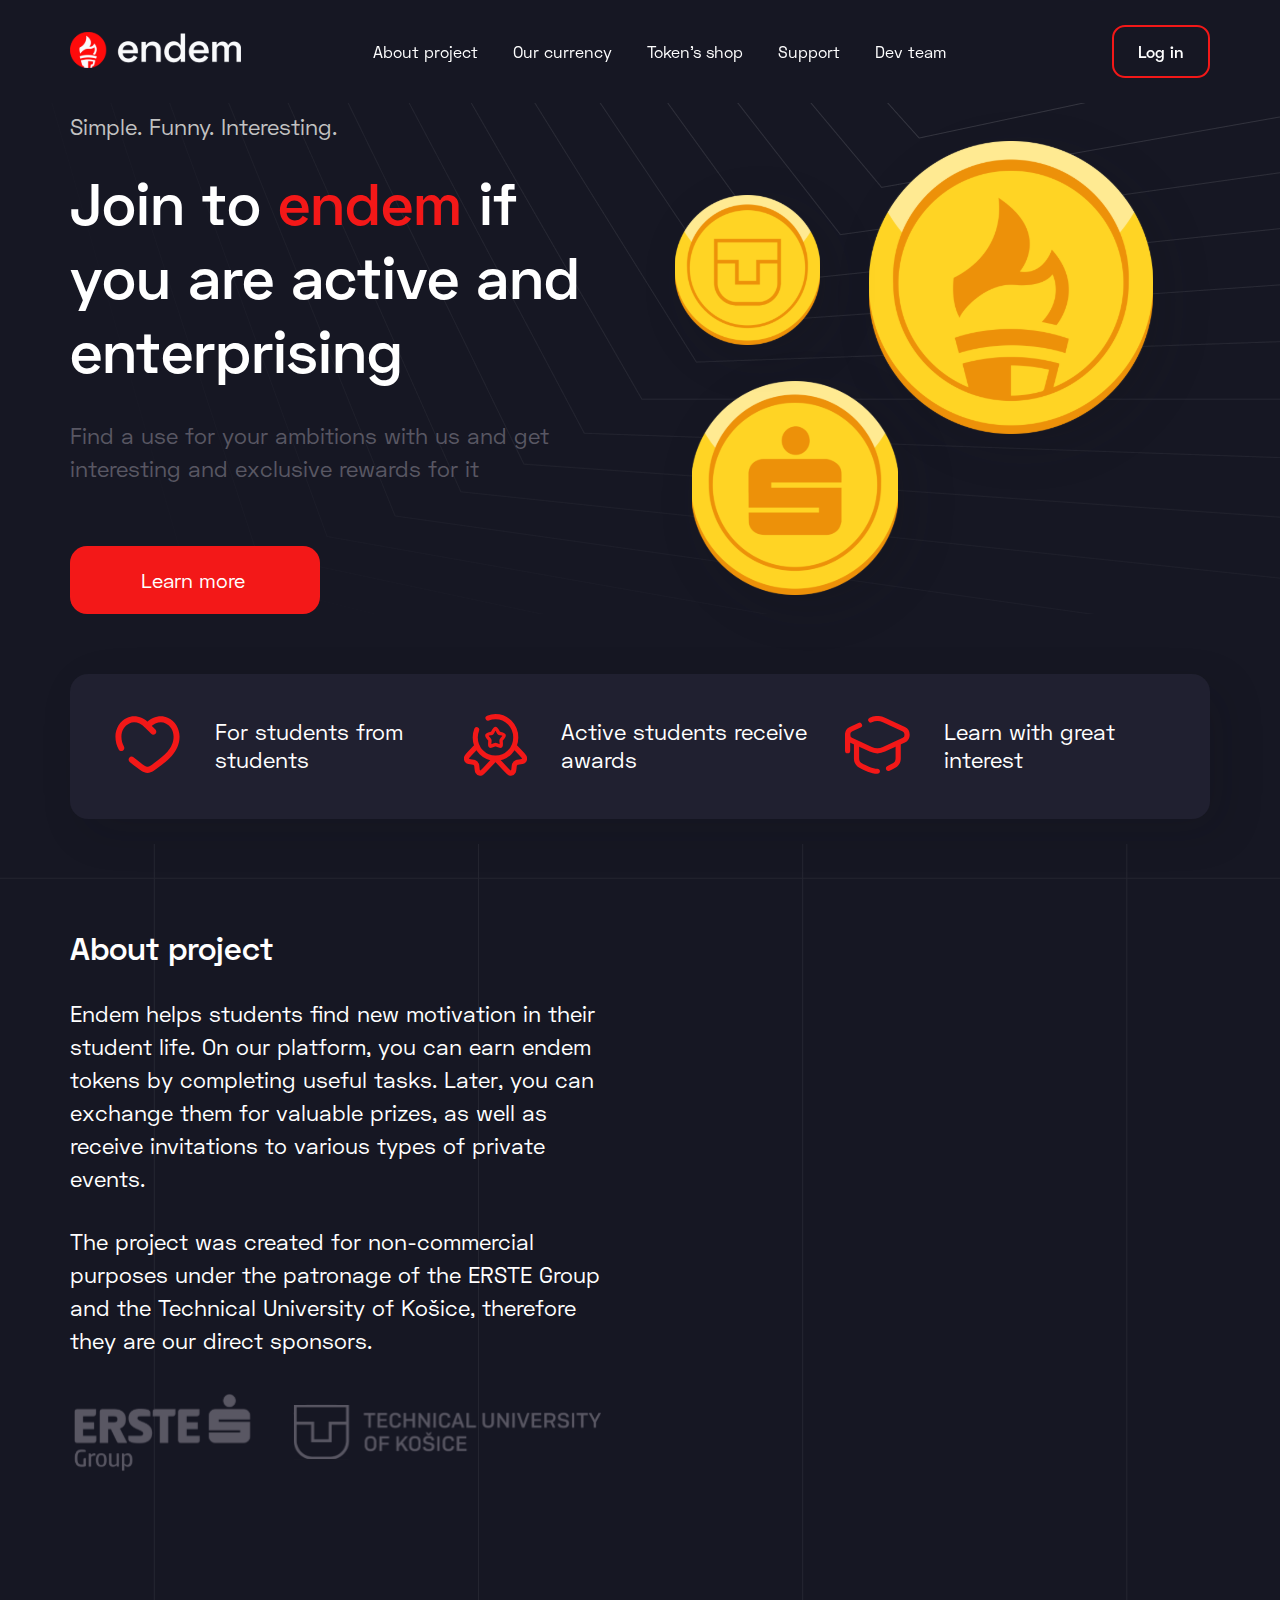
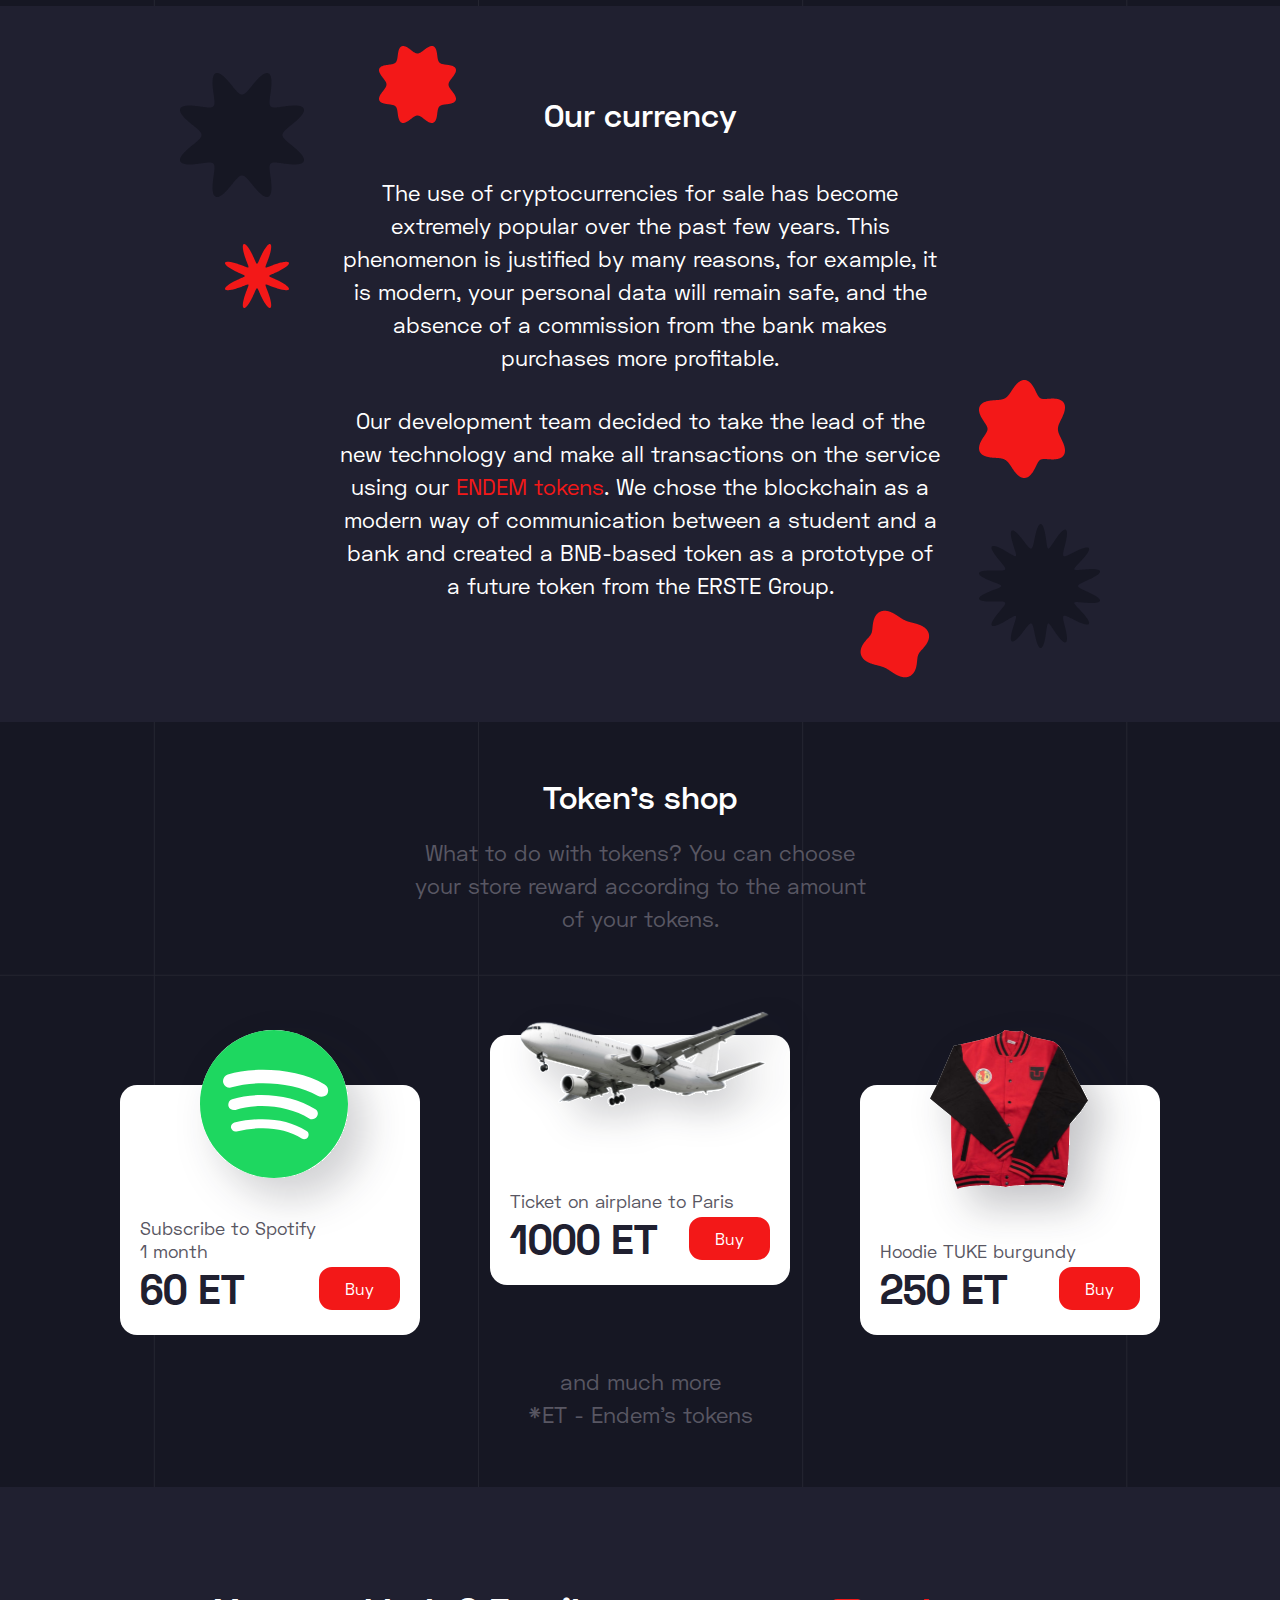
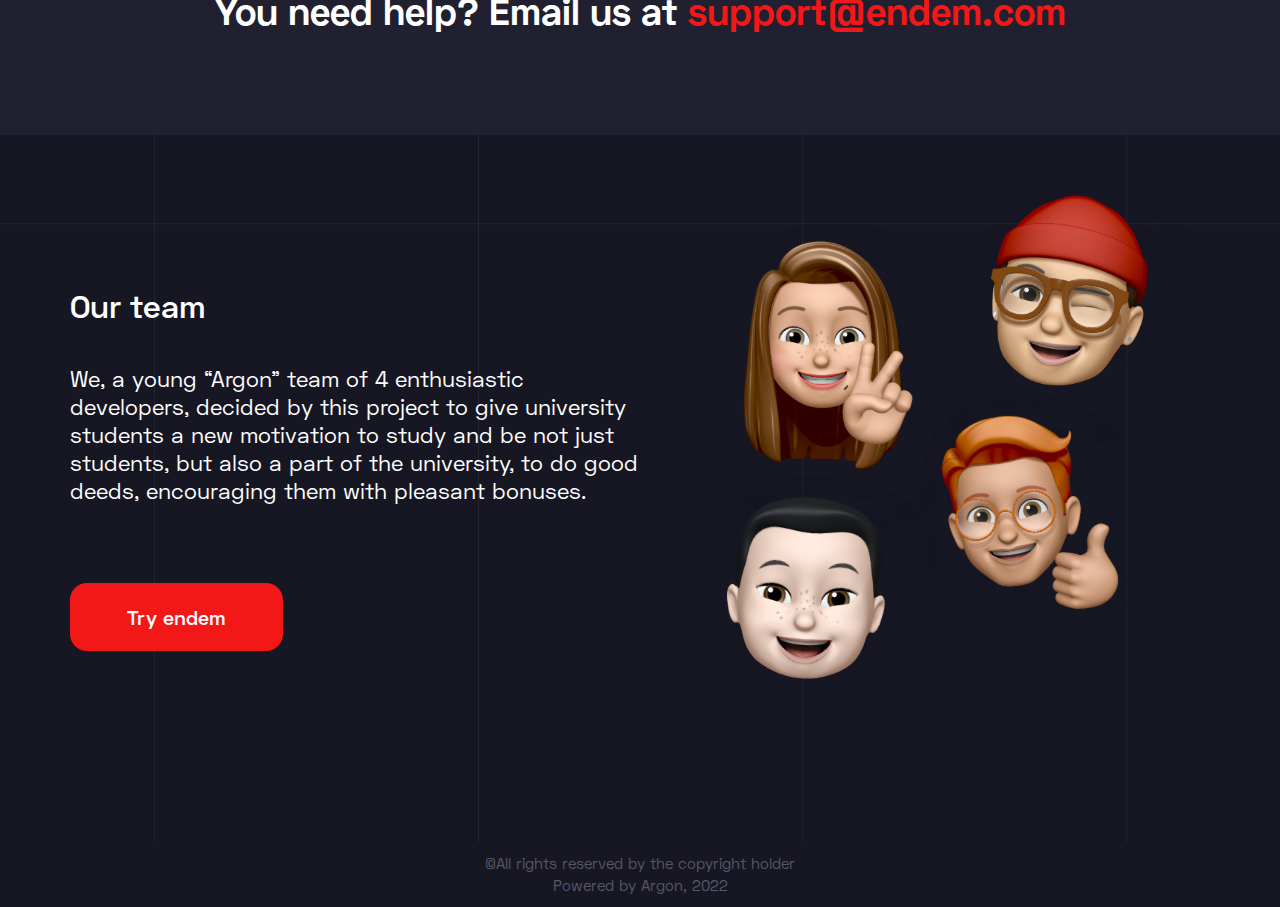
<file: index.html>
<!DOCTYPE html>
<html lang="en">
    <head>
        <meta charset="UTF-8">
        <meta http-equiv="X-UA-Compatible" content="IE=edge">
        <meta name="viewport" content="width=device-width, initial-scale=1.0">
        <link rel="shortcut icon" href="img/endemРесурс 6.svg"/>
        <link rel="stylesheet" href="css/style.css">
        <link rel="stylesheet" href="https://cdnjs.cloudflare.com/ajax/libs/animate.css/4.1.1/animate.min.css"/>
        <link rel="stylesheet" href="https://unpkg.com/aos@next/dist/aos.css" />
        <title>Endem</title>
    </head>
    <body>
        <div class="wrapper">
            <header class="header background">
                <nav class="navigation">
                    <div class="container">
                        <div class="logo"><a href="index.html"><img src="img/logo.svg" alt=""></div></a>
                        <div class="menu">
                            <div class="menu__item"><a href="#about" class="menu__link">About project</a></div>
                            <div class="menu__item"><a href="#currency" class="menu__link">Our currency</a></div>
                            <div class="menu__item"><a href="#shop" class="menu__link">Token’s shop</a></div>
                            <div class="menu__item"><a href="#support" class="menu__link">Support</a></div>
                            <div class="menu__item"><a href="#team" class="menu__link">Dev team</a></div>
                        </div>
                        <a class="button" href="car.html">Log in</a>
                    </div>
                </nav>
                <div class="header__content">
                    <div class="container">
                        <div class="header__subtitle">Simple. Funny. Interesting.</div>
                        <div class="header__title">Join to <span class="red">endem</span> if 
                            you are active and enterprising</div>
                        <div class="header__subtitle header__subtitle-gray">Find a use for your ambitions with us and get interesting and exclusive rewards for it</div>
                        <div class="header__button">Learn more</div>
                        <div class="header__token animate__animated animate__fadeInUp">
                            <img src="img/coins.svg" alt="" >
                        </div>
                    </div>
                </div>
            </header>
            <main class="background">
                <section class="facts">
                    <div class="container">
                        <div class="fact" >
                            <div class="fact__icon"><img src="img/heart.svg" alt=""></div>
                            <div class="fact__name">For students from students</div>
                        </div>
                        <div class="fact">
                            <div class="fact__icon"><img src="img/fact_1.svg" alt=""></div>
                            <div class="fact__name">Active students receive awards</div>
                        </div>
                        <div class="fact">
                            <div class="fact__icon"><img src="img/fact_2.svg" alt=""></div>
                            <div class="fact__name">Learn with great interest</div>
                        </div>
                    </div>
                </section>
                <section class="about" id="about">
                    <div class="container">
                       <div class="about__text">
                            <h3 class="about__title">About project</h3>
                            <p class="about__text">Endem helps students find new motivation in their student life. On our platform, you can earn endem tokens by completing useful tasks. Later, you can exchange them for valuable prizes, as well as receive invitations to various types of private events.</p>
                            <p class="about__text">The project was created for non-commercial purposes under the patronage of the ERSTE Group and the Technical University of Košice, therefore they are our direct sponsors.</p>
                            <div class="about__partners">
                                <img src="img/Erste.svg" alt="">
                                <img src="img/tuke.svg" alt="">
                            </div>
                       </div>
                       <div class="about__phone animate__animated animate__fadeInUp">
                            <img src="img/phone.svg" data-aos="fade-in" alt="">
                       </div>
                    </div>
                </section>
                <section class="currency" id="currency">
                    <div class="container">
                        <div class="currency__title">Our currency</div>
                        <div class="currency__text">The use of cryptocurrencies for sale has become extremely popular over the past few years. This phenomenon is justified by many reasons, for example, it is modern, your personal data will remain safe, and the absence of a commission from the bank makes purchases more profitable.</div>
                        <div class="currency__text">Our development team decided to take the lead of the new technology and make all transactions on the service using our <span class="red">ENDEM tokens</span>. We chose the blockchain as a modern way of communication between a student and a bank and created a BNB-based token as a prototype of a future token from the ERSTE Group.</div>
                    </div>
                </section>
                <section class="shop" id="shop">
                    <div class="container">
                        <div class="shop__title">Token’s shop</div>
                        <div class="shop__subtitle">What to do with tokens? You can choose your store reward according to the amount of your tokens.</div>
                        <div class="shop__items">
                            <div class="shop__item item">
                                <div class="item__img"><img src="img/spotify.svg" alt=""></div>
                                <div class="item__name">Subscribe to Spotify<br> 1 month</div>
                                <div class="togather">
                                    <div class="item__price">60 ET</div>
                                    <div class="item__button">Buy</div>
                                </div>
                            </div>
                            <div class="shop__item item">
                                <div class="item__img"><img src="img/plane-download-clip-art-clip-art-19 1.svg" alt=""></div>
                                <div class="item__name">Ticket on airplane to Paris</div>
                                <div class="togather">
                                    <div class="item__price">1000 ET</div>
                                    <div class="item__button">Buy</div>
                                </div>
                            </div>
                            <div class="shop__item item">
                                <div class="item__img"><img src="img/hoodie.svg" alt=""></div>
                                <div class="item__name">Hoodie TUKE burgundy</div>
                                <div class="togather">
                                    <div class="item__price">250 ET</div>
                                    <div class="item__button">Buy</div>
                                </div>
                            </div>
                        </div>
                        <div class="shop__subtext">and much more<br>*ET - Endem’s tokens</div>
                    </div>
                </section>
                <section class="banner" id="support">
                    <div class="container">
                        <h3>You need help? Email us at <span class="red">support@endem.com</span></h3>
                    </div>
                </section>
                <section class="team" id="team">
                    <div class="container">
                        <div class="team__content">
                            <div class="team__title">Our team</div>
                            <div class="team__text">We, a young “Argon” team of 4 enthusiastic developers, decided by this project to give university students a new motivation to study and be not just students, but also a part of the university, to do good deeds, encouraging them with pleasant bonuses.</div>
                            <a href="car.html" class="team__button">Try endem</a>
                        </div>
                        <div class="team__img"><img src="img/team.svg" alt=""></div>
                    </div>
                </section>
            </main>
            <footer class="footer">
                <div class="container">
                    <p>©All rights reserved by the copyright holder<br>
                        Powered by Argon, 2022</p>
                </div>
            </footer>
        </div>
        <script src="https://unpkg.com/aos@next/dist/aos.js"></script>
        <script>
          AOS.init();
        </script>
    </body>
</html>
</file>
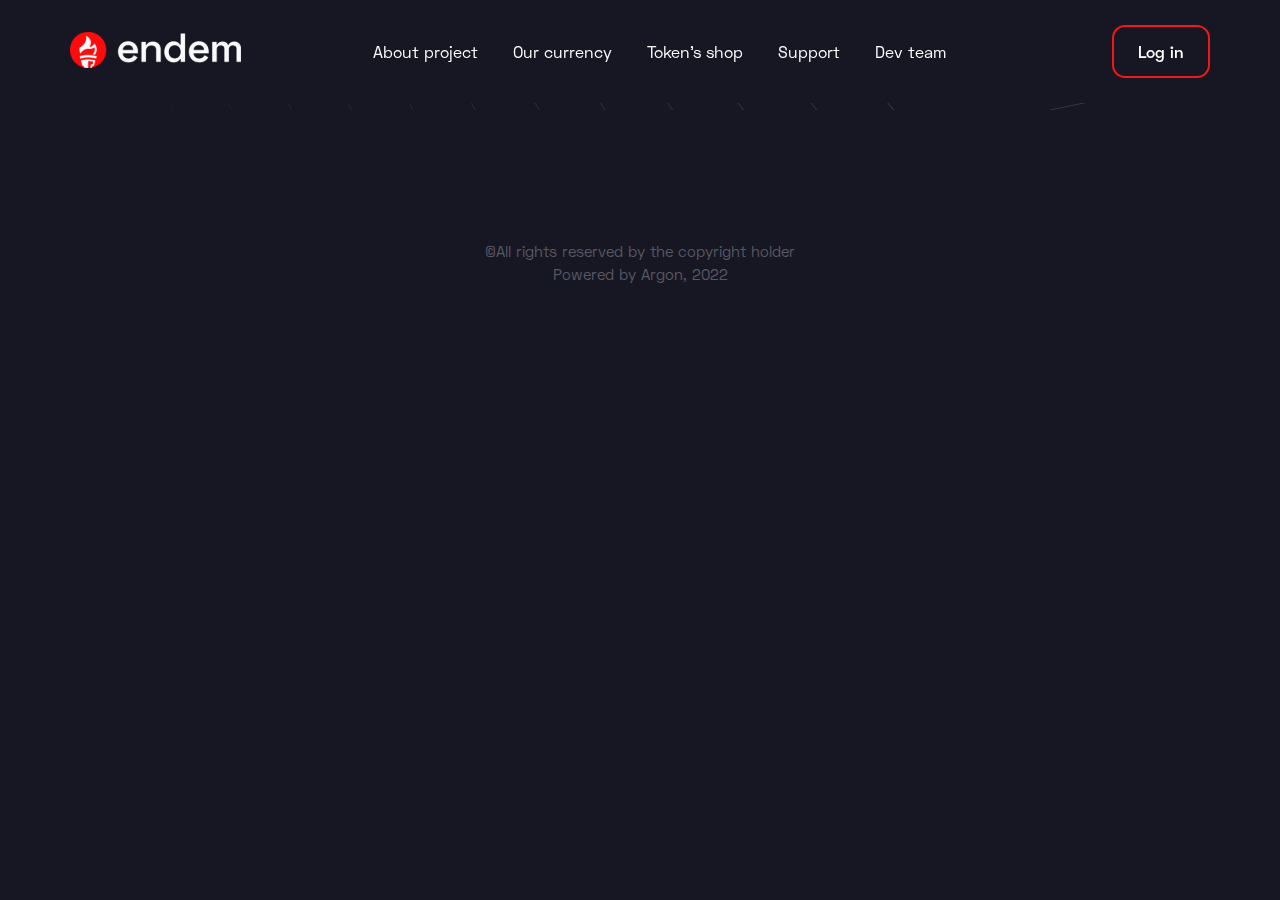
<file: acc.html>
<!DOCTYPE html>
<html lang="en">
    <head>
        <meta charset="UTF-8">
        <meta http-equiv="X-UA-Compatible" content="IE=edge">
        <meta name="viewport" content="width=device-width, initial-scale=1.0">
        <link rel="shortcut icon" href="img/endemРесурс 6.svg"/>
        <link rel="stylesheet" href="css/style.css">
        <link rel="stylesheet" href="https://cdnjs.cloudflare.com/ajax/libs/animate.css/4.1.1/animate.min.css"/>
        <link rel="stylesheet" href="https://unpkg.com/aos@next/dist/aos.css" />
        <title>Endem</title>
    </head>
    <body>
        <div class="wrapper">
            <header class="header background">
                <nav class="navigation">
                    <div class="container">
                        <div class="logo"><a href="index.html"><img src="img/logo.svg" alt=""></div></a>
                        <div class="menu">
                            <div class="menu__item"><a href="#about" class="menu__link">About project</a></div>
                            <div class="menu__item"><a href="#currency" class="menu__link">Our currency</a></div>
                            <div class="menu__item"><a href="#" class="menu__link">Token’s shop</a></div>
                            <div class="menu__item"><a href="#" class="menu__link">Support</a></div>
                            <div class="menu__item"><a href="#" class="menu__link">Dev team</a></div>
                        </div>
                        <a class="button" href="car.html">Log in</a>
                    </div>
                </nav>
            </header>
            <main>
                
            </main>
            <footer class="footer">
                <div class="container">
                    <p>©All rights reserved by the copyright holder<br>
                        Powered by Argon, 2022</p>
                </div>
            </footer>
        </div>
        <script src="https://unpkg.com/aos@next/dist/aos.js"></script>
        <script>
          AOS.init();
        </script>
    </body>
</html>
</file>
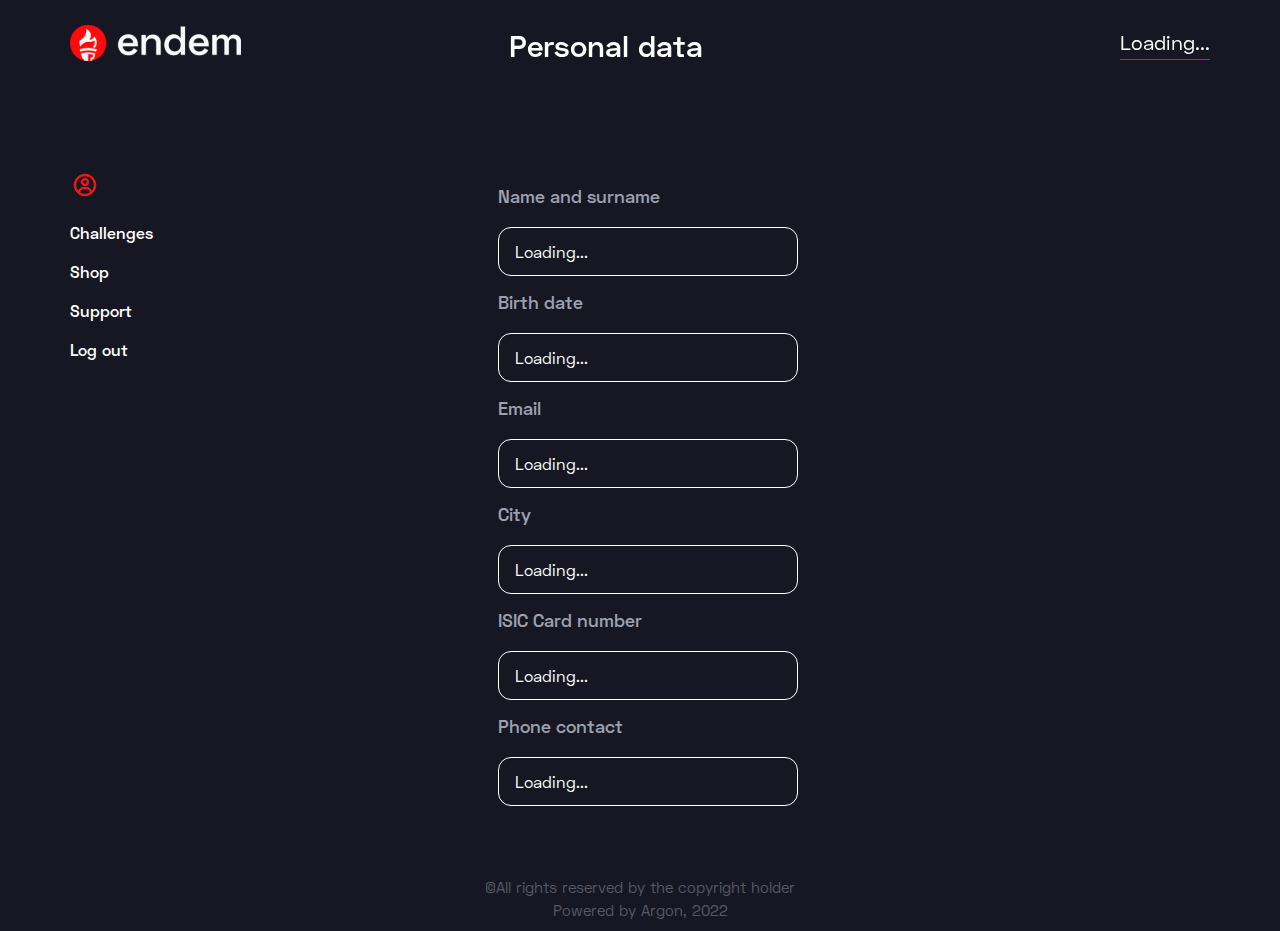
<file: adf.html>
<!DOCTYPE html>
<html lang="en">
    <head>
        <meta charset="UTF-8">
        <meta http-equiv="X-UA-Compatible" content="IE=edge">
        <meta name="viewport" content="width=device-width, initial-scale=1.0">
        <link rel="shortcut icon" href="img/endemРесурс 6.svg"/>
        <link rel="stylesheet" href="css/style.css">
        <link rel="stylesheet" href="https://cdnjs.cloudflare.com/ajax/libs/animate.css/4.1.1/animate.min.css"/>
        <link rel="stylesheet" href="https://unpkg.com/aos@next/dist/aos.css" />
        <title>Endem</title>
    </head>
    <body>
        <div class="wrapper">
            <header class="header">
                <nav class="navigation">
                    <div class="container">
                        <div class="logo"><a href="index.html"><img src="img/logo.svg" alt=""></div></a>
                        <div class="acc__title">Personal data</div>
                        <div class="acc__balance">Loading...</div>
                    </div>
                </nav>
            </header>
            <main>
                <section class="acc">
                    <div class="container">
                        <div class="acc__sidemenu">
                            <div class="acc__submenuitem"><a href=""><img src="img/Profile_red.svg" alt=""></a></div>
                            <div class="acc__submenuitem"><a href="challanges.html">Challenges</a></div>
                            <div class="acc__submenuitem"><a href="shop.html">Shop</a></div>
                            <div class="acc__submenuitem"><a href="support.html">Support</a></div>
                            <div class="acc__submenuitem"><a href="index.html">Log out</a></div>
                        </div>
                        <div class="acc__blocks">
                            <div class="acc__block">
                                <div class="acc__name">Name and surname</div>
                                <div class="acc__value">Loading...</div>
                            </div>
                            <div class="acc__block">
                                <div class="acc__name">Birth date</div>
                                <div class="acc__value">Loading...</div>
                            </div>
                            <div class="acc__block">
                                <div class="acc__name">Email</div>
                                <div class="acc__value">Loading...</div>
                            </div>
                            <div class="acc__block">
                                <div class="acc__name">City</div>
                                <div class="acc__value">Loading...</div>
                            </div>
                            <div class="acc__block">
                                <div class="acc__name">ISIC Card number</div>
                                <div class="acc__value">Loading...</div>
                            </div>
                            <div class="acc__block">
                                <div class="acc__name">Phone contact</div>
                                <div class="acc__value">Loading...</div>
                            </div>
                        </div>
                    </div>
                </section>
            </main>
            <footer class="footer">
                <div class="container">
                    <p>©All rights reserved by the copyright holder<br>
                        Powered by Argon, 2022</p>
                </div>
            </footer>
        </div>
        <script src="js/acc.js"></script>
    </body>
</html>
</file>
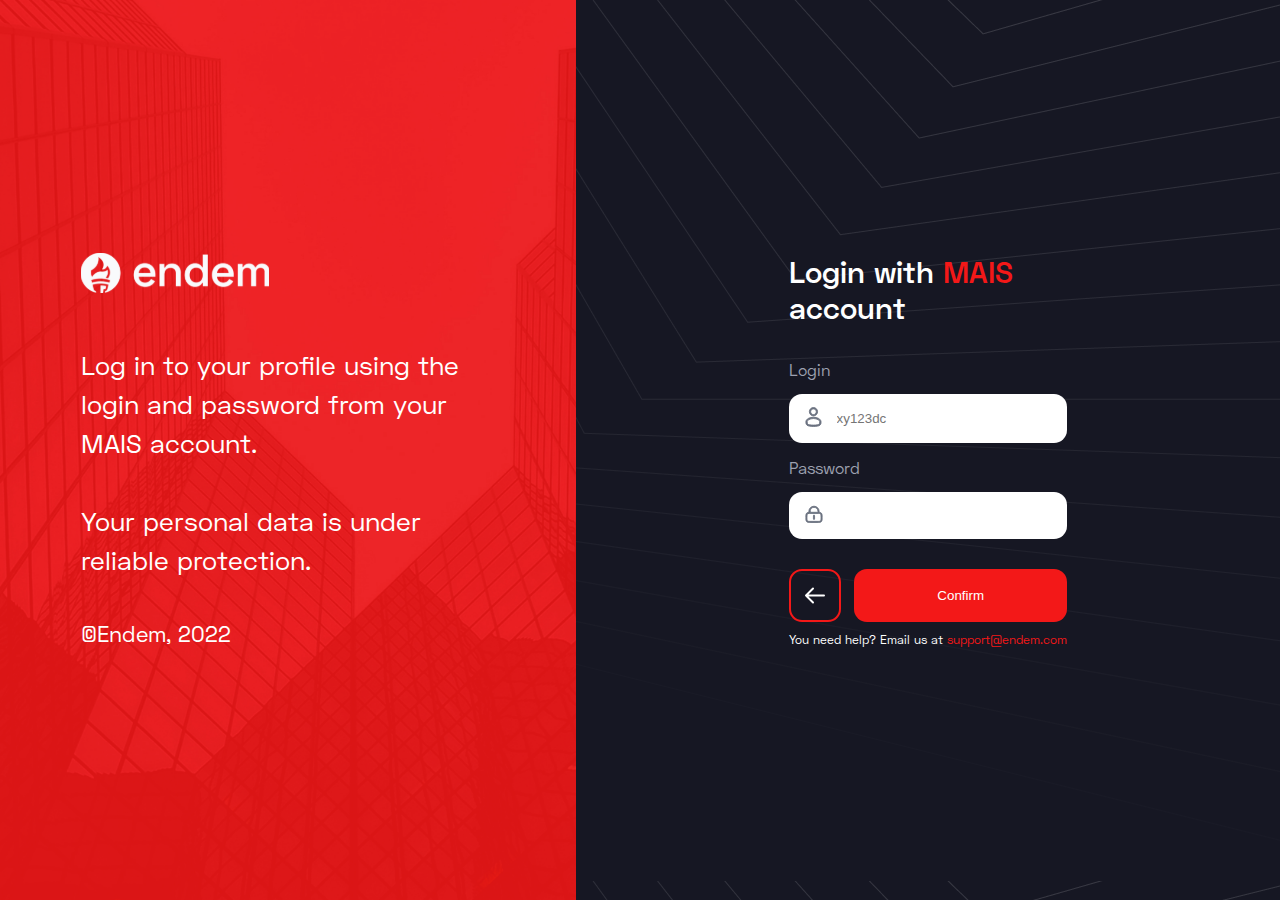
<file: car.html>
<!DOCTYPE html>
<html lang="en">
    <head>
        <meta charset="UTF-8">
        <meta http-equiv="X-UA-Compatible" content="IE=edge">
        <meta name="viewport" content="width=device-width, initial-scale=1.0">
        <link rel="shortcut icon" href="img/endemРесурс 6.svg"/>
        <link rel="stylesheet" href="css/style.css">
        <title>Endem | Login</title>
    </head>
    <body>
        <div class="wrapper background">
            <main class="fullHeight flex noPadding">
                <section class="warning">
                    <div class="container">
                        <div class="warning__logo"><img src="img/white_logo.svg" alt=""></div>
                        <div class="warning__text">Log in to your profile using the login and password from your MAIS account.<br><br> Your personal data is under reliable protection.</div>
                        <div class="warning__sign">©Endem, 2022</div>
                    </div>
                </section>
                <section class="login">
                    <div class="container">
                        <div class="login__title">Login with <span class="red">MAIS</span><br> account</div>
                        <div class="login__form">
                            <form action="https://endemm.tk/dist/public/api/auth" method="post" id="log_form">
                                <label for="login">
                                    Login
                                    <div class="form__box">
                                        <div class="icon"><img src="img/Vector.svg" alt=""></div>
                                        <input type="text" name="username" placeholder="xy123dc">
                                    </div>
                                </label>
                                <label for="password">
                                    Password
                                    <div class="form__box">
                                        <div class="icon"><img src="img/secure.svg" alt=""></div>
                                        <input type="password" name="password" placeholder="">
                                    </div>
                                </label>
                                <div class="buttons">
                                    <a href="index.html" class="button"><img src="img/arrow_left.svg"></a>
                                    <input type="submit" value="Confirm">
                                </div>
                            </form>
                            <div class="form__help">
                                <p>You need help? Email us at <a href="#" class="red">support@endem.com</a></p>
                            </div>
                        </div>
                    </div>
                </section>
            </main>
        </div>
        <script src="js/car.js"></script>
    </body>
</html>
</file>
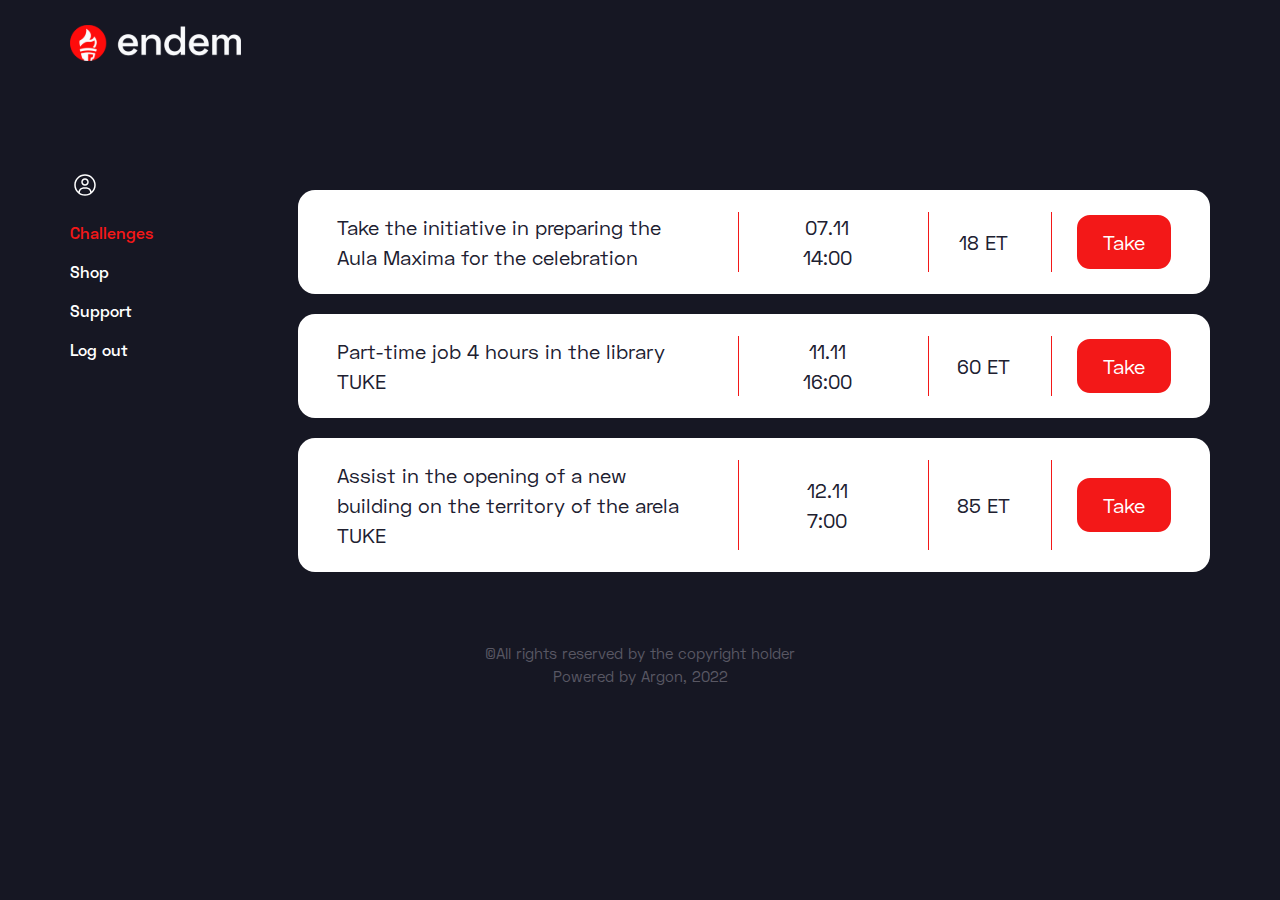
<file: challanges.html>
<!DOCTYPE html>
<html lang="en">
    <head>
        <meta charset="UTF-8">
        <meta http-equiv="X-UA-Compatible" content="IE=edge">
        <meta name="viewport" content="width=device-width, initial-scale=1.0">
        <link rel="shortcut icon" href="img/endemРесурс 6.svg"/>
        <link rel="stylesheet" href="css/style.css">
        <link rel="stylesheet" href="https://cdnjs.cloudflare.com/ajax/libs/animate.css/4.1.1/animate.min.css"/>
        <link rel="stylesheet" href="https://unpkg.com/aos@next/dist/aos.css" />
        <title>Endem</title>
    </head>
    <body>
        <div class="wrapper">
            <header class="header">
                <nav class="navigation">
                    <div class="container">
                        <div class="logo"><a href="index.html"><img src="img/logo.svg" alt=""></div></a>
                    </div>
                </nav>
            </header>
            <main>
                <section class="acc">
                    <div class="container">
                        <div class="acc__sidemenu">
                            <div class="acc__submenuitem"><a href="index.html"><img src="img/Profile.svg" alt=""></a></div>
                            <div class="acc__submenuitem"><a href="#"><span class="red">Challenges</span></a></div>
                            <div class="acc__submenuitem"><a href="shop.html">Shop</a></div>
                            <div class="acc__submenuitem"><a href="support.html">Support</a></div>
                            <div class="acc__submenuitem"><a href="index.html">Log out</a></div>
                        </div>
                        <div class="challenges">
                            <div class="challenge">
                                <div class="challenge__name">Take the initiative in preparing the Aula Maxima for the celebration</div>
                                <div class="challenge__time">07.11<br>14:00</div>
                                <div class="challenge__award">18 ET</div>
                                <div class="challenge__button">Take</div>
                            </div>
                            <div class="challenge">
                                <div class="challenge__name">Part-time job 4 hours in the library TUKE</div>
                                <div class="challenge__time">11.11<br> 
                                    16:00</div>
                                <div class="challenge__award">60 ET</div>
                                <div class="challenge__button">Take</div>
                            </div>
                            <div class="challenge">
                                <div class="challenge__name">Assist in the opening of a new building on the territory of the arela TUKE</div>
                                <div class="challenge__time">12.11<br> 
                                    7:00</div>
                                <div class="challenge__award">85 ET</div>
                                <div class="challenge__button">Take</div>
                            </div>
                        </div>
                    </div>
                </section>
            </main>
            <footer class="footer">
                <div class="container">
                    <p>©All rights reserved by the copyright holder<br>
                        Powered by Argon, 2022</p>
                </div>
            </footer>
        </div>
        <script src="js/acc.js"></script>
    </body>
</html>
</file>
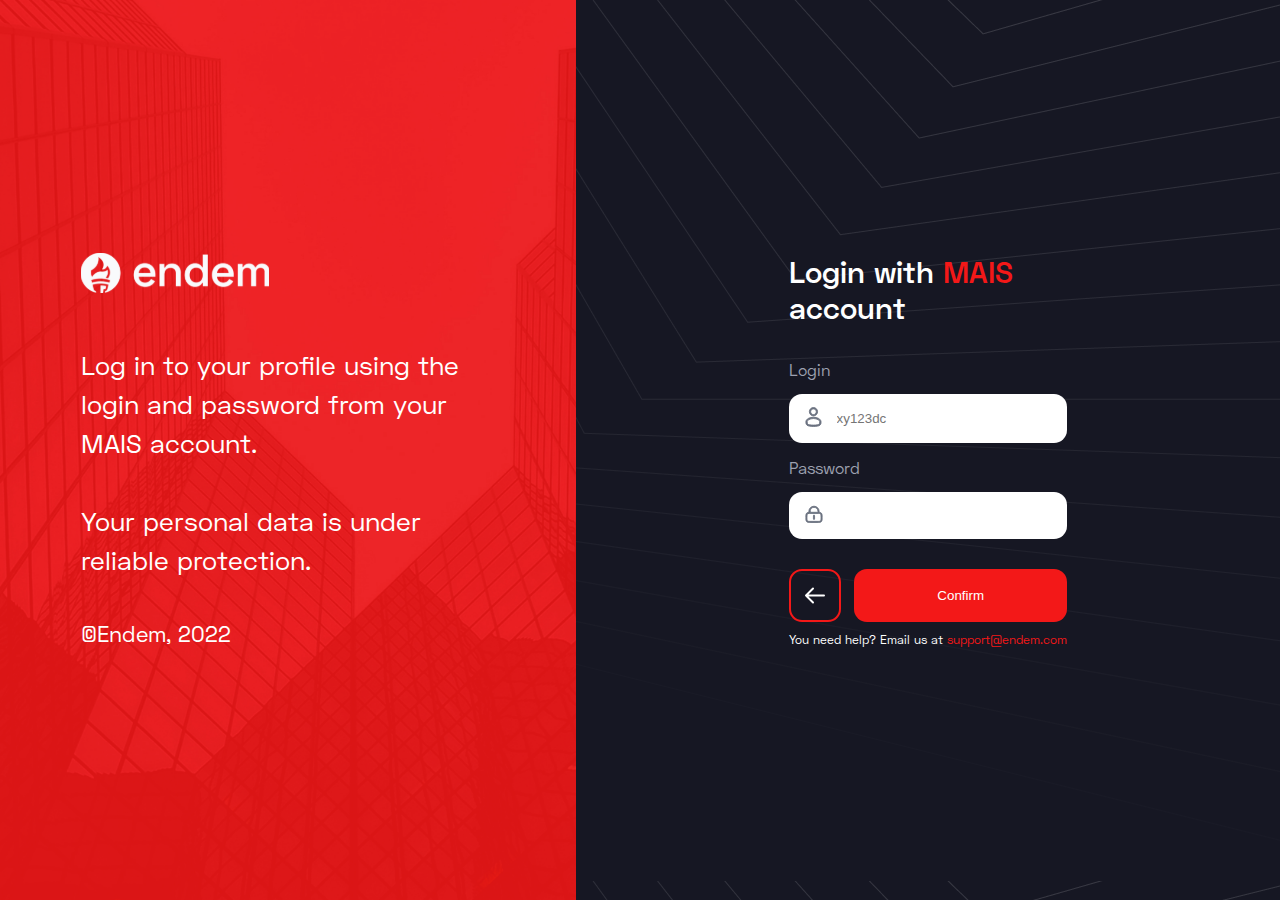
<file: login.html>
<!DOCTYPE html>
<html lang="en">
    <head>
        <meta charset="UTF-8">
        <meta http-equiv="X-UA-Compatible" content="IE=edge">
        <meta name="viewport" content="width=device-width, initial-scale=1.0">
        <link rel="shortcut icon" href="img/endemРесурс 6.svg"/>
        <link rel="stylesheet" href="css/style.css">
        <title>Edem | Login</title>
    </head>
    <body>
        <div class="wrapper background">
            <main class="fullHeight flex noPadding">
                <section class="warning">
                    <div class="container">
                        <div class="warning__logo"><img src="img/white_logo.svg" alt=""></div>
                        <div class="warning__text">Log in to your profile using the login and password from your MAIS account.<br><br> Your personal data is under reliable protection.</div>
                        <div class="warning__sign">©Endem, 2022</div>
                    </div>
                </section>
                <section class="login">
                    <div class="container">
                        <div class="login__title">Login with <span class="red">MAIS</span><br> account</div>
                        <div class="login__form">
                            <form action="" method="post" id="log_form">
                                <label for="login">
                                    Login
                                    <div class="form__box">
                                        <div class="icon"><img src="img/Vector.svg" alt=""></div>
                                        <input type="text" name="login" placeholder="xy123dc">
                                    </div>
                                </label>
                                <label for="password">
                                    Password
                                    <div class="form__box">
                                        <div class="icon"><img src="img/secure.svg" alt=""></div>
                                        <input type="password" name="password" placeholder="">
                                    </div>
                                </label>
                                <div class="buttons">
                                    <a href="index.html" class="button"><img src="img/arrow_left.svg"></a>
                                    <input type="submit" value="Confirm">
                                </div>
                            </form>
                            <div class="form__help">
                                <p>You need help? Email us at <a href="#" class="red">support@endem.com</a></p>
                            </div>
                        </div>
                    </div>
                </section>
            </main>
        </div>
        <script src="js/login.js"></script>
    </body>
</html>
</file>
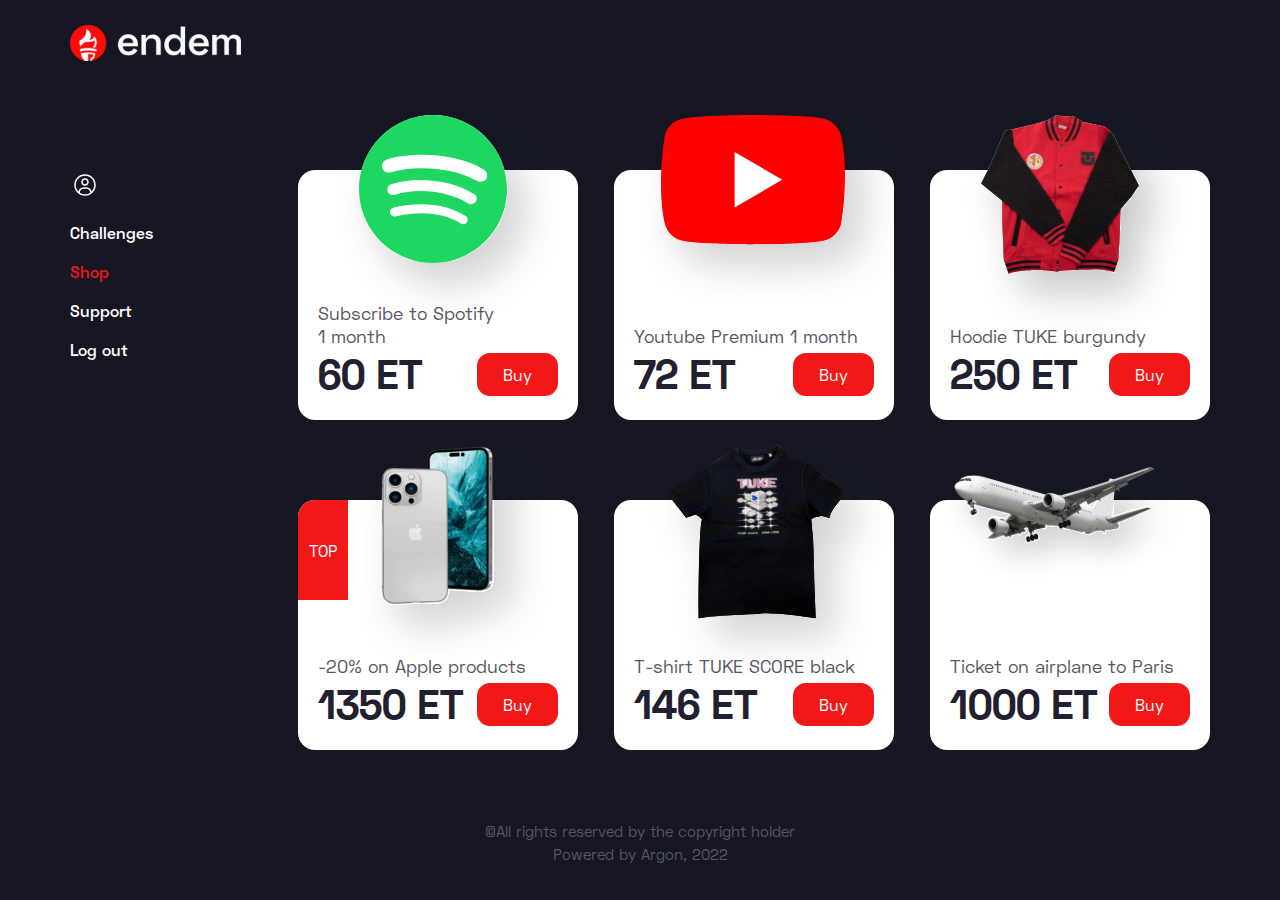
<file: shop.html>
<!DOCTYPE html>
<html lang="en">
    <head>
        <meta charset="UTF-8">
        <meta http-equiv="X-UA-Compatible" content="IE=edge">
        <meta name="viewport" content="width=device-width, initial-scale=1.0">
        <link rel="shortcut icon" href="img/endemРесурс 6.svg"/>
        <link rel="stylesheet" href="css/style.css">
        <link rel="stylesheet" href="https://cdnjs.cloudflare.com/ajax/libs/animate.css/4.1.1/animate.min.css"/>
        <link rel="stylesheet" href="https://unpkg.com/aos@next/dist/aos.css" />
        <title>Endem</title>
    </head>
    <body>
        <div class="wrapper">
            <header class="header">
                <nav class="navigation">
                    <div class="container">
                        <div class="logo"><a href="index.html"><img src="img/logo.svg" alt=""></div></a>
                    </div>
                </nav>
            </header>
            <main>
                <section class="acc">
                    <div class="container">
                        <div class="acc__sidemenu">
                            <div class="acc__submenuitem"><a href="index.html"><img src="img/Profile.svg" alt=""></a></div>
                            <div class="acc__submenuitem"><a href="challanges.html">Challenges</a></div>
                            <div class="acc__submenuitem"><a href="#"><span class="red">Shop</span></a></div>
                            <div class="acc__submenuitem"><a href="support.html">Support</a></div>
                            <div class="acc__submenuitem"><a href="index.html">Log out</a></div>
                        </div>
                        <div class="shops">
                            <div class="shop__items">
                                <div class="shop__item item">
                                    <div class="item__img"><img src="img/spotify.svg" alt=""></div>
                                    <div class="item__name">Subscribe to Spotify<br> 1 month</div>
                                    <div class="togather">
                                        <div class="item__price">60 ET</div>
                                        <div class="item__button">Buy</div>
                                    </div>
                                </div>
                                <div class="shop__item item">
                                    <div class="item__img"><img src="img/Youtube logo.svg" alt=""></div>
                                    <div class="item__name">Youtube Premium 1 month</div>
                                    <div class="togather">
                                        <div class="item__price">72 ET</div>
                                        <div class="item__button">Buy</div>
                                    </div>
                                </div>
                                <div class="shop__item item">
                                    <div class="item__img"><img src="img/hoodie.svg" alt=""></div>
                                    <div class="item__name">Hoodie TUKE burgundy</div>
                                    <div class="togather">
                                        <div class="item__price">250 ET</div>
                                        <div class="item__button">Buy</div>
                                    </div>
                                </div>
                            </div>
                            <div class="shop__items">
                                <div class="shop__item item item-red">
                                    <div class="item__img"><img src="img/png 1.svg" alt=""></div>
                                    <div class="item__name">-20% on Apple products</div>
                                    <div class="togather">
                                        <div class="item__price">1350 ET</div>
                                        <div class="item__button">Buy</div>
                                    </div>
                                </div>
                                <div class="shop__item item">
                                    <div class="item__img"><img src="img/Tshirt.svg" alt=""></div>
                                    <div class="item__name">T-shirt TUKE SCORE black</div>
                                    <div class="togather">
                                        <div class="item__price">146 ET</div>
                                        <div class="item__button">Buy</div>
                                    </div>
                                </div>
                                <div class="shop__item item">
                                    <div class="item__img"><img src="img/plane-download-clip-art-clip-art-19 1.svg" alt=""></div>
                                    <div class="item__name">Ticket on airplane to Paris</div>
                                    <div class="togather">
                                        <div class="item__price">1000 ET</div>
                                        <div class="item__button">Buy</div>
                                    </div>
                                </div>
                            </div>
                        </div>
                    </div>
                </section>
            </main>
            <footer class="footer">
                <div class="container">
                    <p>©All rights reserved by the copyright holder<br>
                        Powered by Argon, 2022</p>
                </div>
            </footer>
        </div>
        <script src="js/acc.js"></script>
    </body>
</html>
</file>
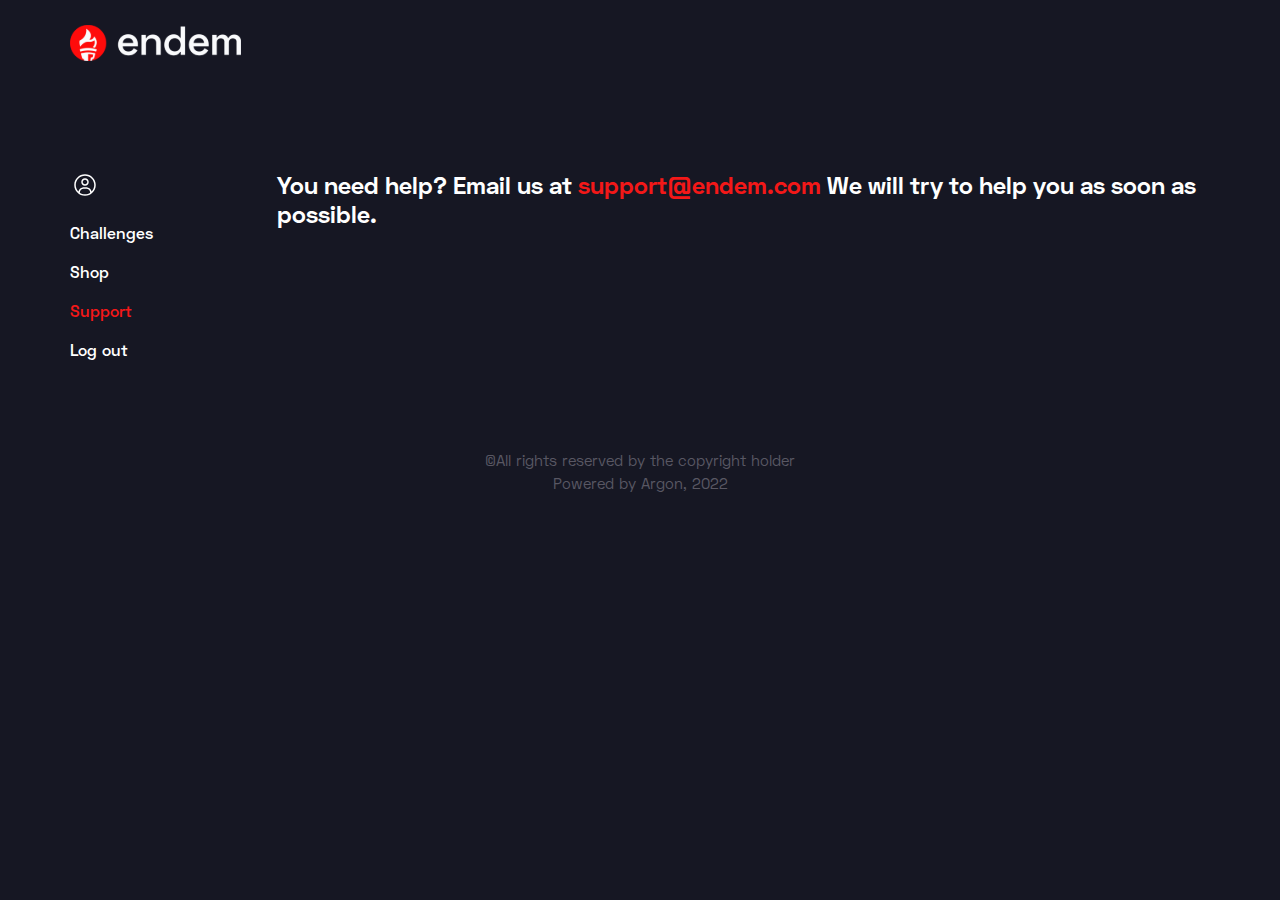
<file: support.html>
<!DOCTYPE html>
<html lang="en">
    <head>
        <meta charset="UTF-8">
        <meta http-equiv="X-UA-Compatible" content="IE=edge">
        <meta name="viewport" content="width=device-width, initial-scale=1.0">
        <link rel="shortcut icon" href="img/endemРесурс 6.svg"/>
        <link rel="stylesheet" href="css/style.css">
        <link rel="stylesheet" href="https://cdnjs.cloudflare.com/ajax/libs/animate.css/4.1.1/animate.min.css"/>
        <link rel="stylesheet" href="https://unpkg.com/aos@next/dist/aos.css" />
        <title>Endem</title>
    </head>
    <body>
        <div class="wrapper">
            <header class="header">
                <nav class="navigation">
                    <div class="container">
                        <div class="logo"><a href="index.html"><img src="img/logo.svg" alt=""></div></a>
                    </div>
                </nav>
            </header>
            <main>
                <section class="acc">
                    <div class="container">
                        <div class="acc__sidemenu">
                            <div class="acc__submenuitem"><a href="index.html"><img src="img/Profile.svg" alt=""></a></div>
                            <div class="acc__submenuitem"><a href="challanges.html">Challenges</a></div>
                            <div class="acc__submenuitem"><a href="shop.html">Shop</a></div>
                            <div class="acc__submenuitem"><a href="support.html"><span class="red">Support</span></a></div>
                            <div class="acc__submenuitem"><a href="index.html">Log out</a></div>
                        </div>
                        <div class="support">
                           <h2 class="support__title">You need help? Email us at <span class="red">support@endem.com</span>
                            We will try to help you as soon as possible.</h2>
                        </div>
                    </div>
                </section>
            </main>
            <footer class="footer">
                <div class="container">
                    <p>©All rights reserved by the copyright holder<br>
                        Powered by Argon, 2022</p>
                </div>
            </footer>
        </div>
        <script src="js/acc.js"></script>
    </body>
</html>
</file>
<file: css/style.css>
@font-face {
  font-family: "Space Grotesk";
  src: url("../fonts/SpaceGrotesk-Regular.otf") format("opentype");
  font-weight: normal;
}
@font-face {
  font-family: "Space Grotesk";
  src: url("../fonts/SpaceGrotesk-Bold.otf") format("opentype");
  font-weight: 700;
}
@font-face {
  font-family: "Space Grotesk";
  src: url("../fonts/SpaceGrotesk-SemiBold.otf") format("opentype");
  font-weight: 600;
}
* {
  margin: 0;
  padding: 0;
  box-sizing: border-box;
}

*:focus {
  outline: none;
}

html {
  scroll-behavior: smooth;
  background: #161723;
}

.wrapper {
  color: #fff;
  font-family: "Space Grotesk";
  min-height: 100vh;
  height: 100%;
}
.wrapper.background {
  background: url("../img/background.png");
}

.container {
  max-width: 1140px;
  margin: 0 auto;
  position: relative;
}

@media screen and (max-width: 1140px) {
  .container {
    padding: 0px 10px;
  }
}
img {
  max-width: 100%;
}

.red {
  color: #F31818;
}

header {
  padding-top: 110px;
}
header.background {
  background: url("../img/background.png");
}

.navigation {
  padding: 25px 0px;
  position: fixed;
  top: 0px;
  left: 0px;
  right: 0px;
  background: rgba(22, 23, 35, 0.9);
  backdrop-filter: blur(5px);
  z-index: 100;
}
.navigation .container {
  display: flex;
  justify-content: space-between;
  align-items: center;
}
.navigation .container .menu {
  display: flex;
}
.navigation .container .menu .menu__item {
  margin-right: 35px;
}
.navigation .container .menu .menu__link {
  color: #fff;
  text-decoration: none;
  font-weight: normal;
}
.navigation .container .menu .menu__link:hover {
  color: #F31818;
  transition: color 0.3s;
}
.navigation .container .button {
  border: 2px solid #F31818;
  border-radius: 13px;
  padding: 15px 24px;
  cursor: pointer;
  transition: all 0.3s;
  color: #fff;
  text-decoration: none;
  font-weight: 600;
  font-size: 16px;
  line-height: 19px;
}
.navigation .container .button:hover {
  background: #F31818;
}
.navigation .container .button:active {
  color: #fff;
}

.header__content .container {
  display: flex;
  flex-direction: column;
  align-items: flex-start;
}
.header__content .container .header__subtitle {
  font-weight: 400;
  font-size: 22px;
  line-height: 150%;
  color: #C2C2C2;
  margin-bottom: 23px;
}
.header__content .container .header__title {
  font-weight: 600;
  font-size: 59px;
  line-height: 125%;
  color: #FFFFFF;
  max-width: 550px;
  margin-bottom: 32px;
}
.header__content .container .header__subtitle-gray {
  color: #595763;
  max-width: 500px;
  font-weight: 400;
  font-size: 22px;
  line-height: 150%;
  margin-bottom: 61px;
}
.header__content .container .header__token {
  position: absolute;
  right: 0px;
}
.header__content .container .header__button {
  background: #F31818;
  border-radius: 17px;
  font-size: 20px;
  line-height: 24px;
  color: #FFFFFF;
  padding: 22px 57px;
  display: flex;
  align-items: center;
  justify-content: center;
  transition: all 0.3s;
  width: 250px;
}
.header__content .container .header__button:hover {
  cursor: pointer;
  width: 270px;
}
.header__content .container .header__button:after {
  content: "";
  transition: transform 0.2s;
  transform: translate(0px);
  margin-left: 5px;
}
.header__content .container .header__button:hover:after {
  transition: transform 1s;
  content: "";
  display: block;
  background: url("../img/arrow.svg");
  background-size: cover;
  width: 21.25px;
  height: 18px;
  transition: transform 0.2s;
  margin-top: 2px;
  transform: translate(10px);
}

main {
  padding: 60px 0px;
}
main.noPadding {
  padding: 0;
}
main.background {
  background: url("../img/page_bg.svg");
  background-repeat: no-repeat;
  background-size: cover;
  background-position: top 230px center;
}
main.fullHeight {
  height: 100vh;
  overflow: scroll;
}
main.flex {
  display: flex;
}

.facts .container {
  background: #202030;
  box-shadow: 13px 13px 44px rgba(17, 17, 21, 0.14);
  border-radius: 18px;
  padding: 40px 45px;
  display: flex;
  align-items: center;
}
.facts .container .fact {
  display: flex;
  align-items: center;
}
.facts .container .fact .fact__icon {
  margin-right: 34px;
}
.facts .container .fact .fact__name {
  font-weight: 400;
  font-size: 22px;
  line-height: 28px;
  color: #FFFFFF;
}

.about {
  padding-top: 80px;
}
.about .about__tite {
  text-align: center;
  font-weight: 600;
  font-size: 30px;
  line-height: 36px;
  color: #FFFFFF;
}

.warning {
  min-height: 100%;
  width: 45%;
  background: url("../img/log_in_bg.jpg");
  background-size: cover;
}
.warning .container {
  height: 100%;
  width: 414px;
  display: flex;
  flex-direction: column;
  justify-content: center;
  align-items: center;
}
.warning .container .warning__logo {
  align-self: flex-start;
  width: 500px;
  margin-bottom: 50px;
}
.warning .container .warning__text {
  font-size: 26px;
  line-height: 150%;
  align-self: flex-start;
  margin-bottom: 40px;
}
.warning .container .warning__sign {
  align-self: flex-start;
  font-size: 22px;
}

.login {
  height: 100%;
  width: 55%;
  display: flex;
  align-items: center;
  justify-content: center;
}
.login .login__title {
  font-weight: 600;
  font-size: 30px;
  line-height: 36px;
  color: #FFFFFF;
  margin-bottom: 20px;
}
.login .login__form {
  max-width: 300px;
}
.login .login__form form {
  display: flex;
  flex-direction: column;
  max-width: 300px;
}
.login .login__form form label {
  margin-top: 15px;
  display: flex;
  flex-direction: column;
  color: #9CA0AF;
}
.login .login__form form .form__box {
  background: #FFFFFF;
  border-radius: 13px;
  display: inline-block;
  display: flex;
  align-items: center;
  padding: 13px 16px;
  margin-top: 15px;
}
.login .login__form form .form__box input {
  background: none;
  border: none;
  width: 100%;
}
.login .login__form form .form__box .icon {
  margin-right: 15px;
}
.login .login__form form .buttons {
  display: flex;
  justify-content: space-between;
}
.login .login__form form .buttons input[type=submit], .login .login__form form .buttons .button {
  border: none;
  color: #fff;
  border-radius: 13px;
  margin-top: 30px;
}
.login .login__form form .buttons .button {
  border: 2px solid #F31818;
  padding: 12px;
  display: flex;
  align-items: center;
  justify-content: center;
}
.login .login__form form .buttons .button:hover {
  border: 2px solid #161723;
  background: #2a2a3e;
  transition: all 0.3s;
}
.login .login__form form .buttons input[type=submit] {
  padding: 15px 83px;
  background: #F31818;
  cursor: pointer;
}
.login .form__help {
  margin-top: 10px;
  font-size: 12px;
  text-align: center;
}
.login .form__help a {
  text-decoration: none;
}

.about .container {
  display: flex;
  justify-content: space-between;
  align-items: flex-start;
}
.about .about__title {
  font-weight: 600;
  font-size: 32px;
  line-height: 38px;
}
.about .about__text {
  font-weight: 600;
  font-weight: 400;
  font-size: 22px;
  line-height: 150%;
  max-width: 540px;
  margin-top: 30px;
}
.about .about__partners {
  margin-top: 33px;
  display: flex;
  align-items: center;
}
.about .about__partners img:not(:last-child) {
  margin-right: 38px;
}

.currency {
  text-align: center;
  padding: 90px 0px;
  background: url("../img/currency_bg.svg"), #202030;
  background-repeat: no-repeat;
  background-position: center center;
}
.currency .currency__title {
  font-weight: 600;
  font-size: 32px;
  line-height: 38px;
  color: #FFFFFF;
  margin-bottom: 42px;
}
.currency .currency__text {
  font-weight: 400;
  font-size: 22px;
  line-height: 150%;
  text-align: center;
  color: #FFFFFF;
  max-width: 604px;
  margin: 30px auto;
}

.shop {
  padding: 56px 0px;
}
.shop .shop__title {
  font-weight: 600;
  font-size: 32px;
  line-height: 38px;
  text-align: center;
  margin-bottom: 20px;
}
.shop .shop__subtitle {
  font-weight: 400;
  font-size: 22px;
  line-height: 150%;
  text-align: center;
  color: #595763;
  width: 455px;
  margin: 0 auto;
}
.shop .shop__items {
  margin-top: 150px;
  display: flex;
  justify-content: space-between;
  padding: 0px 50px;
}
.shop .shop__items .shop__item {
  background: #fff;
  width: 300px;
  border-radius: 17px;
  display: flex;
  align-items: center;
  justify-content: flex-end;
  flex-direction: column;
  height: 250px;
  padding: 20px;
  position: relative;
}
.shop .shop__items .shop__item:nth-child(2) {
  margin-top: -50px;
}
.shop .shop__items .shop__item:nth-child(2) .item__img {
  right: -10%;
}
.shop .shop__items .shop__item .togather {
  display: flex;
  justify-content: space-between;
  align-items: center;
  width: 100%;
}
.shop .shop__items .shop__item .item__img {
  position: absolute;
  top: -30%;
  right: 5%;
}
.shop .shop__items .shop__item .item__name {
  font-weight: 500;
  font-size: 18px;
  line-height: 23px;
  color: #595763;
  width: 100%;
}
.shop .shop__items .shop__item .item__price {
  color: #202030;
  font-weight: 700;
  font-size: 41px;
  line-height: 52px;
}
.shop .shop__items .shop__item .item__button {
  background: #F31818;
  border: 2px solid #F31818;
  border-radius: 13px;
  display: block;
  padding: 10px 24px;
  cursor: pointer;
}
.shop .shop__items .shop__item .item__button:hover {
  background: #161723;
  transition: all 0.3s;
  border: 2px solid #161723;
}
.shop .shop__subtext {
  margin-top: 30px;
  font-weight: 400;
  font-size: 22px;
  line-height: 150%;
  /* identical to box height, or 33px */
  text-align: center;
  color: #595763;
}

.banner {
  padding: 100px 0px;
  background: #202030;
  text-align: center;
  font-weight: 500;
  font-size: 32px;
  line-height: 150%;
}

.team {
  padding: 40px 0px;
}
.team .container {
  display: flex;
  justify-content: space-between;
  align-items: center;
}
.team .container .team__content {
  width: 50%;
}
.team .container .team__content .team__title {
  font-weight: 600;
  font-size: 32px;
  line-height: 38px;
  color: #FFFFFF;
  margin-bottom: 40px;
}
.team .container .team__content .team__text {
  font-weight: 400;
  font-size: 22px;
  line-height: 28px;
  color: #FFFFFF;
  margin-bottom: 100px;
}
.team .container .team__content .team__button {
  padding: 22px 57px;
  background: #F31818;
  border-radius: 17px;
  text-decoration: none;
  color: #fff;
  font-weight: 600;
  font-size: 20px;
  line-height: 24px;
  text-align: center;
  color: #FFFFFF;
}
.team .container .team__content .team__button:hover {
  transition: all 0.3s;
  background-color: #F52A2A;
}

.footer {
  padding: 10px 0px;
  font-weight: 400;
  font-size: 15px;
  line-height: 150%;
  text-align: center;
  color: #595763;
}

.acc__title {
  font-weight: 600;
  font-size: 30px;
  line-height: 36px;
  /* identical to box height */
  color: #FFFFFF;
  text-align: center;
  margin-left: -150px;
}

.acc__balance {
  border-bottom: 1px solid #F31818;
  padding-bottom: 5px;
  font-size: 20px;
}

.acc .container {
  display: flex;
}
.acc .container .acc__sidemenu {
  width: 20%;
}
.acc .container .acc__sidemenu .acc__submenuitem {
  margin-bottom: 20px;
}
.acc .container .acc__sidemenu .acc__submenuitem a {
  font-weight: 600;
  font-size: 16px;
  line-height: 19px;
  color: #FFFFFF;
  text-decoration: none;
}
.acc .container .acc__sidemenu .acc__submenuitem a:hover {
  color: #F31818;
  transition: color 0.3s;
}
.acc .acc__blocks {
  width: 300px;
  margin-right: auto;
  margin-left: 200px;
}
.acc .acc__blocks .acc__block {
  margin-top: 15px;
}
.acc .acc__blocks .acc__block .acc__name {
  font-weight: 600;
  font-size: 18px;
  line-height: 22px;
  color: #9CA0AF;
  margin-bottom: 20px;
}
.acc .acc__blocks .acc__block .acc__value {
  width: 100%;
  border: 1px solid #FFFFFF;
  border-radius: 13px;
  padding: 14px 16px;
}

.shops {
  width: 80%;
  padding-top: 0;
}
.shops .shop__items {
  margin-top: 150px;
  display: flex;
  justify-content: space-between;
  padding: 0px 50px;
}
.shops .shop__items .shop__item {
  background: #fff;
  width: 300px;
  border-radius: 17px;
  display: flex;
  align-items: center;
  justify-content: flex-end;
  flex-direction: column;
  height: 250px;
  padding: 20px;
  position: relative;
}
.shops .shop__items .shop__item:nth-child(2) {
  margin-top: -50px;
}
.shops .shop__items .shop__item:nth-child(2) .item__img {
  right: -10%;
}
.shops .shop__items .shop__item .togather {
  display: flex;
  justify-content: space-between;
  align-items: center;
  width: 100%;
}
.shops .shop__items .shop__item .item__img {
  position: absolute;
  top: -30%;
  right: 5%;
}
.shops .shop__items .shop__item .item__name {
  font-weight: 500;
  font-size: 18px;
  line-height: 23px;
  color: #595763;
  width: 100%;
}
.shops .shop__items .shop__item .item__price {
  color: #202030;
  font-weight: 700;
  font-size: 41px;
  line-height: 52px;
}
.shops .shop__items .shop__item .item__button {
  background: #F31818;
  border: 2px solid #F31818;
  border-radius: 13px;
  display: block;
  padding: 10px 24px;
  cursor: pointer;
}
.shops .shop__items .shop__item .item__button:hover {
  background: #161723;
  transition: all 0.3s;
  border: 2px solid #161723;
}
.shops .shop__items {
  margin-top: 0;
  padding: 0;
}
.shops .shop__items:nth-child(2) {
  margin-top: 80px;
}
.shops .shop__items .shop__item:nth-child(2) {
  margin-top: 0;
}
.shops .shop__items .shop__item {
  width: 280px;
}
.shops .shop__items .shop__item:nth-child(2) .item__img {
  position: absolute;
  top: -30%;
  right: -3%;
}

.item-red:after {
  position: absolute;
  content: "TOP";
  display: block;
  width: 50px;
  height: 100px;
  background: #F31818;
  top: 0px;
  left: 0px;
  z-index: 1000;
  display: flex;
  justify-content: center;
  align-items: center;
  z-index: 20;
  border-top-left-radius: 17px;
}

.challenges {
  display: flex;
  flex-direction: column;
  width: 80%;
}
.challenges .challenge {
  background: #FFFFFF;
  border-radius: 17px;
  width: 100%;
  padding: 22px 39px;
  color: #202030;
  display: flex;
  align-items: center;
  font-weight: 500;
  font-size: 20px;
  line-height: 150%;
  /* or 33px */
  margin-top: 20px;
  color: #202030;
  text-align: center;
}
.challenges .challenge .challenge__name {
  text-align: left;
  width: 50%;
}
.challenges .challenge .challenge__button {
  background: #F31818;
  border: 2px solid #F31818;
  border-radius: 13px;
  padding: 10px 24px;
  color: #fff;
}
.challenges .challenge .challenge__button:hover {
  background: #161723;
  transition: all 0.3s;
  cursor: pointer;
  border: 2px solid #161723;
}
.challenges .challenge .challenge__award {
  width: 101px;
}
.challenges .challenge .challenge__time {
  width: 170px;
}
.challenges .challenge div:not(:last-child) {
  height: 100%;
  display: flex;
  align-items: center;
  justify-content: center;
  border-right: 1px solid #F31818;
  padding-right: 37px;
  margin-right: 25px;
}

/*# sourceMappingURL=style.css.map */
</file>
